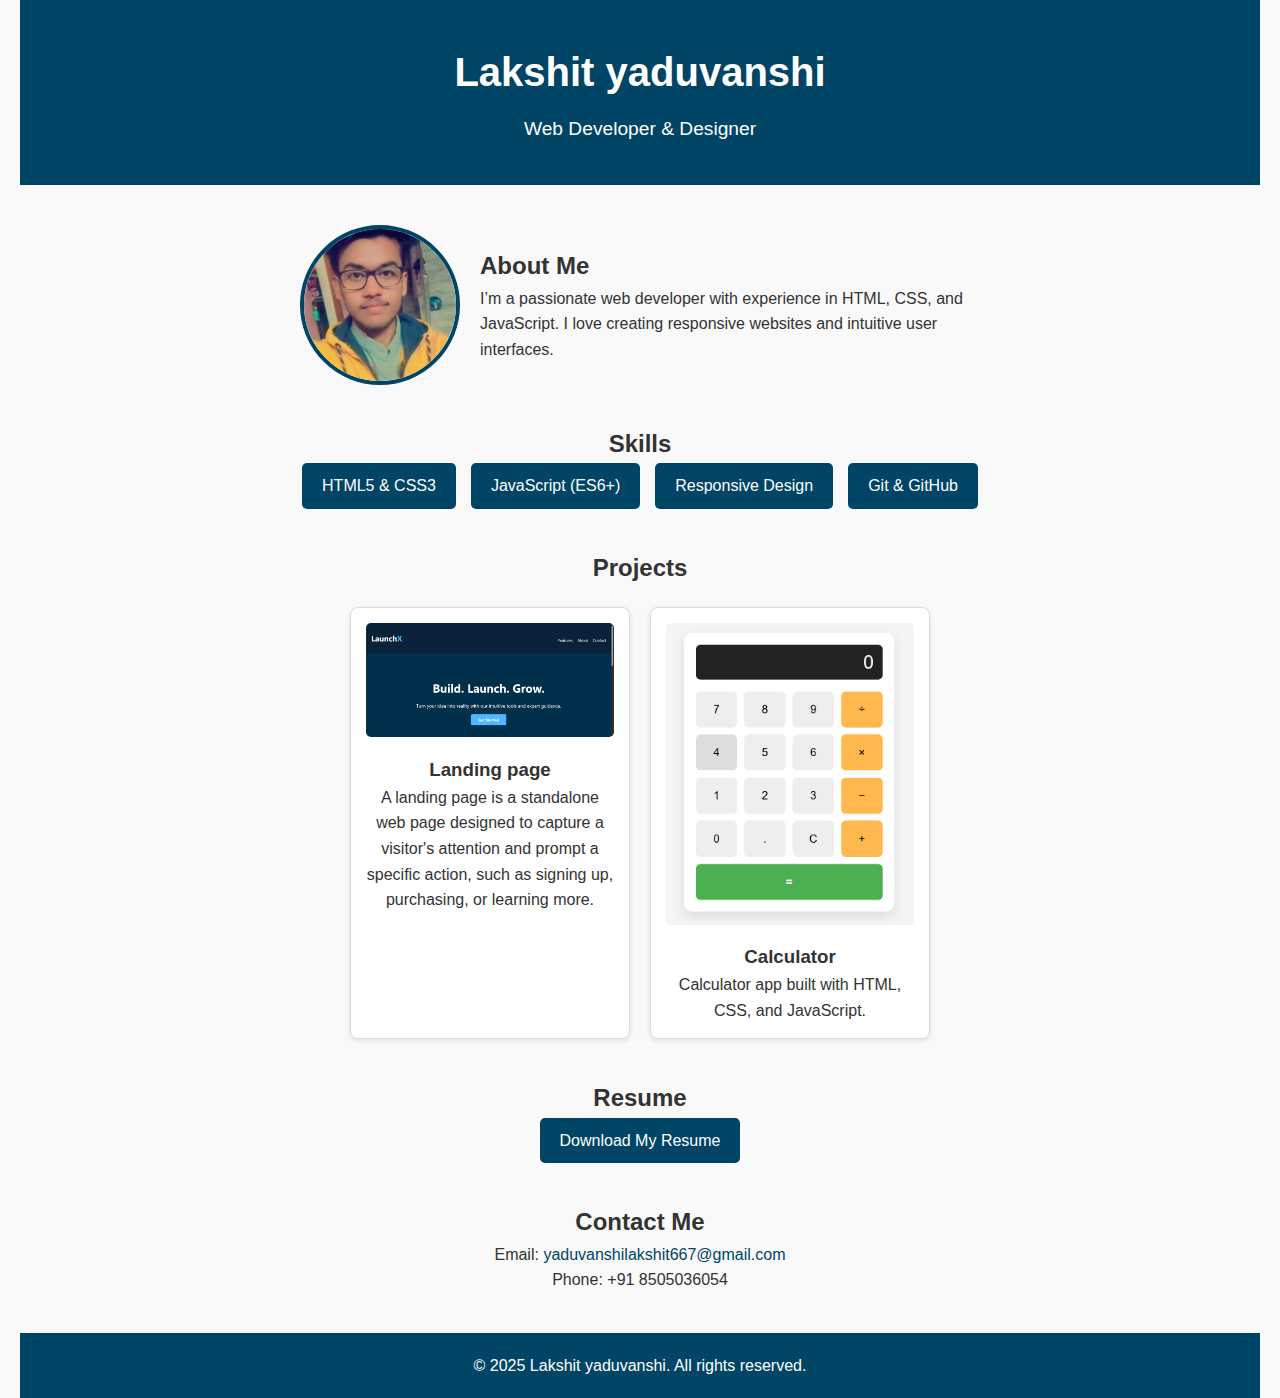
<file: portfolio/index.html>
<!DOCTYPE html>
<html lang="en">
<head>
    <meta charset="UTF-8">
    <meta name="viewport" content="width=device-width, initial-scale=1.0">
    <title>My Portfolio</title>
    <link rel="stylesheet" href="style.css">
</head>
<body>

    <header class="main-header">
        <h1 class="logo">Lakshit yaduvanshi</h1>
        <p class="tagline">Web Developer & Designer</p>
    </header>

    <section class="about-section">
        <img src="lakshitimage.jpg" alt="Profile Picture" class="profile-image">
        <div class="bio">
            <h2>About Me</h2>
            <p>I’m a passionate web developer with experience in HTML, CSS, and JavaScript. I love creating responsive websites and intuitive user interfaces.</p>
        </div>
    </section>

    <section class="skills-section">
        <h2>Skills</h2>
        <ul class="skills-list">
            <li>HTML5 & CSS3</li>
            <li>JavaScript (ES6+)</li>
            <li>Responsive Design</li>
            <li>Git & GitHub</li>
        </ul>
    </section>

    <section class="projects-section">
        <h2>Projects</h2>
        <div class="projects-grid">
            <div class="project-card">
                <img src="Screenshot 2025-07-23 110426.png" alt="Project 1">
                <h3>Landing page</h3>
                <p>A landing page is a standalone web page designed to capture a visitor's attention and prompt a specific action, such as signing up, purchasing, or learning more.</p>
            </div>
            <div class="project-card">
                <img src="Screenshot 2025-07-23 110349.png" alt="Project 2">
                <h3>Calculator</h3>
                <p>Calculator app built with HTML, CSS, and JavaScript.</p>
            </div>
        </div>
    </section>

    <section class="resume-section">
        <h2>Resume</h2>
        <p><a href="Screenshot (15).png" download class="download-btn">Download My Resume</a></p>
    </section>

    <section class="contact-section">
        <h2>Contact Me</h2>
        <p>Email: <a href="mailto:yaduvanshilakshit667@gmail.com">yaduvanshilakshit667@gmail.com</a></p>
        <p>Phone: +91 8505036054</p>
    </section>

    <footer class="site-footer">
        <p>&copy; 2025 Lakshit yaduvanshi. All rights reserved.</p>
    </footer>

</body>
</html>
</file>
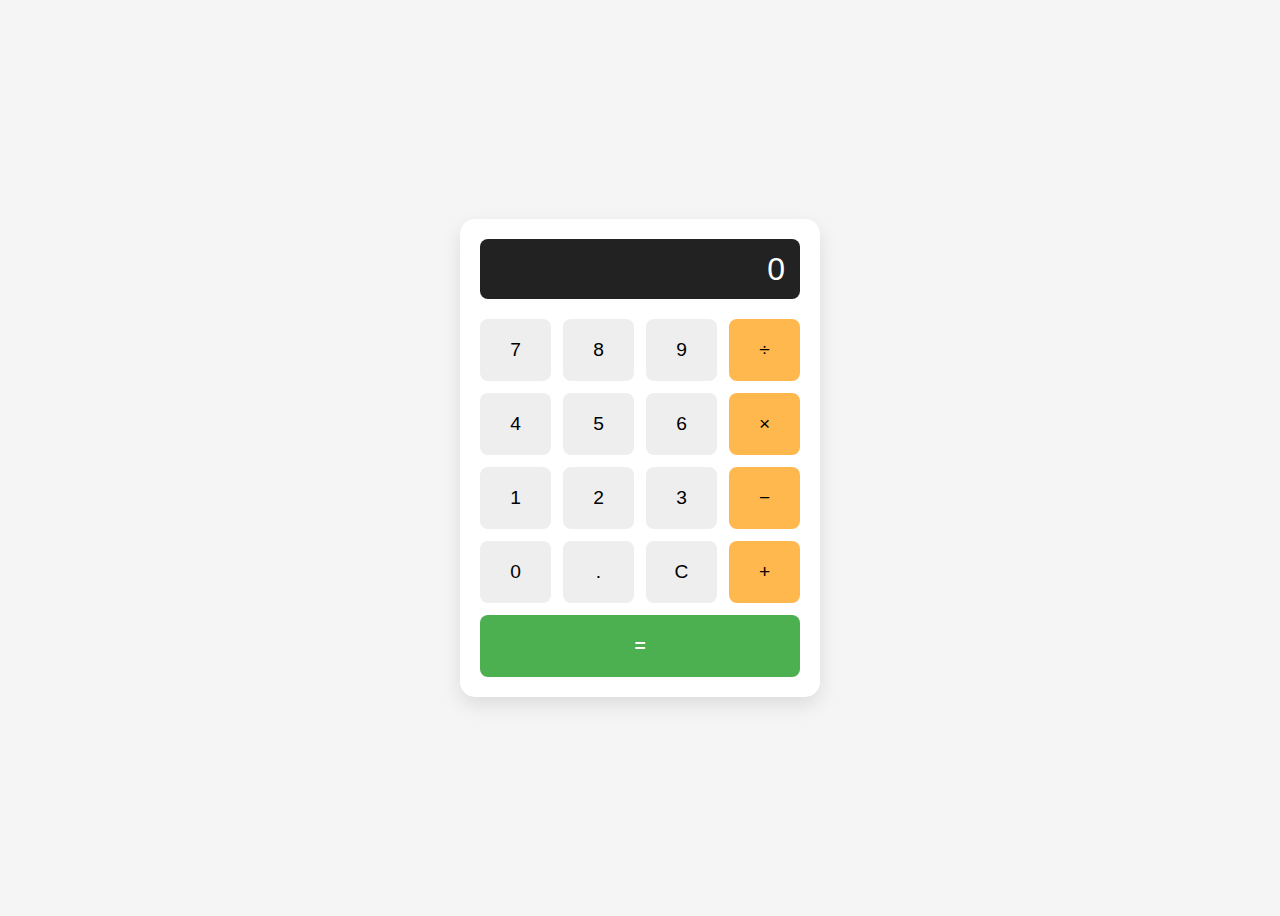
<file: calculator/calculator.html>
<!DOCTYPE html>
<html lang="en">
<head>
  <meta charset="UTF-8" />
  <meta name="viewport" content="width=device-width, initial-scale=1.0"/>
  <title>Basic Calculator</title>
  <link rel="stylesheet" href="calculator.css" />
</head>
<body>

  <div class="calc-container">
    <div class="display" id="display">0</div>
    <div class="buttons-grid">
      <button class="btn" data-value="7">7</button>
      <button class="btn" data-value="8">8</button>
      <button class="btn" data-value="9">9</button>
      <button class="btn operator" data-value="/">÷</button>

      <button class="btn" data-value="4">4</button>
      <button class="btn" data-value="5">5</button>
      <button class="btn" data-value="6">6</button>
      <button class="btn operator" data-value="*">×</button>

      <button class="btn" data-value="1">1</button>
      <button class="btn" data-value="2">2</button>
      <button class="btn" data-value="3">3</button>
      <button class="btn operator" data-value="-">−</button>

      <button class="btn" data-value="0">0</button>
      <button class="btn" data-value=".">.</button>
      <button class="btn" id="clear">C</button>
      <button class="btn operator" data-value="+">+</button>

      <button class="btn equal" id="equals">=</button>
    </div>
  </div>

  <script src="calculator.js"></script>
</body>
</html>
</file>
<file: calculator/calculator.css>
body {
  display: flex;
  justify-content: center;
  align-items: center;
  min-height: 100vh;
  background: #f5f5f5;
  font-family: Arial, sans-serif;
}

.calc-container {
  background: #fff;
  padding: 20px;
  border-radius: 15px;
  box-shadow: 0 8px 20px rgba(0,0,0,0.1);
  width: 320px;
}

.display {
  height: 60px;
  background: #222;
  color: #fff;
  font-size: 2rem;
  display: flex;
  justify-content: end;
  align-items: center;
  padding: 0 15px;
  border-radius: 8px;
  margin-bottom: 20px;
  overflow-x: auto;
}

.buttons-grid {
  display: grid;
  grid-template-columns: repeat(4, 1fr);
  gap: 12px;
}

.btn {
  padding: 20px;
  font-size: 1.2rem;
  border: none;
  border-radius: 8px;
  background: #eee;
  cursor: pointer;
  transition: background 0.2s;
}

.btn:hover {
  background: #ddd;
}

.operator {
  background: #ffb84d;
}

.operator:hover {
  background: #ffa500;
}

.equal {
  grid-column: span 4;
  background: #4caf50;
  color: white;
  font-weight: bold;
}

.equal:hover {
  background: #45a049;
}
</file>
<file: portfolio/style.css>
/* Basic Reset */
* {
    margin: 0;
    padding: 0;
    box-sizing: border-box;
}

body {
    font-family: 'Segoe UI', Tahoma, Geneva, Verdana, sans-serif;
    line-height: 1.6;
    color: #333;
    background-color: #f9f9f9;
    padding: 0 20px;
}

/* Header */
.main-header {
    text-align: center;
    padding: 40px 0;
    background-color: #004466;
    color: white;
}

.logo {
    font-size: 2.5em;
    margin-bottom: 10px;
}

.tagline {
    font-size: 1.2em;
}

/* About */
.about-section {
    display: flex;
    align-items: center;
    justify-content: center;
    flex-wrap: wrap;
    margin: 40px 0;
    gap: 20px;
}

.profile-image {
    width: 160px;
    height: 160px;
    border-radius: 50%;
    object-fit: cover;
    border: 4px solid #004466;
}

.bio {
    max-width: 500px;
}

/* Skills */
.skills-section {
    margin: 40px 0;
    text-align: center;
}

.skills-list {
    list-style: none;
    padding: 0;
    display: flex;
    justify-content: center;
    flex-wrap: wrap;
    gap: 15px;
}

.skills-list li {
    background: #004466;
    color: white;
    padding: 10px 20px;
    border-radius: 5px;
}

/* Projects */
.projects-section {
    margin: 40px 0;
    text-align: center;
}

.projects-grid {
    display: flex;
    flex-wrap: wrap;
    gap: 20px;
    justify-content: center;
    margin-top: 20px;
}

.project-card {
    background: white;
    border: 1px solid #ddd;
    border-radius: 8px;
    padding: 15px;
    width: 280px;
    box-shadow: 0 2px 5px rgba(0,0,0,0.1);
}

.project-card img {
    width: 100%;
    border-radius: 5px;
    margin-bottom: 10px;
}

/* Resume */
.resume-section {
    text-align: center;
    margin: 40px 0;
}

.download-btn {
    display: inline-block;
    background-color: #004466;
    color: white;
    padding: 10px 20px;
    text-decoration: none;
    border-radius: 5px;
}

/* Contact */
.contact-section {
    text-align: center;
    margin: 40px 0;
}

.contact-section a {
    color: #004466;
    text-decoration: none;
}

/* Footer */
.site-footer {
    text-align: center;
    padding: 20px;
    background-color: #004466;
    color: white;
}
</file>
